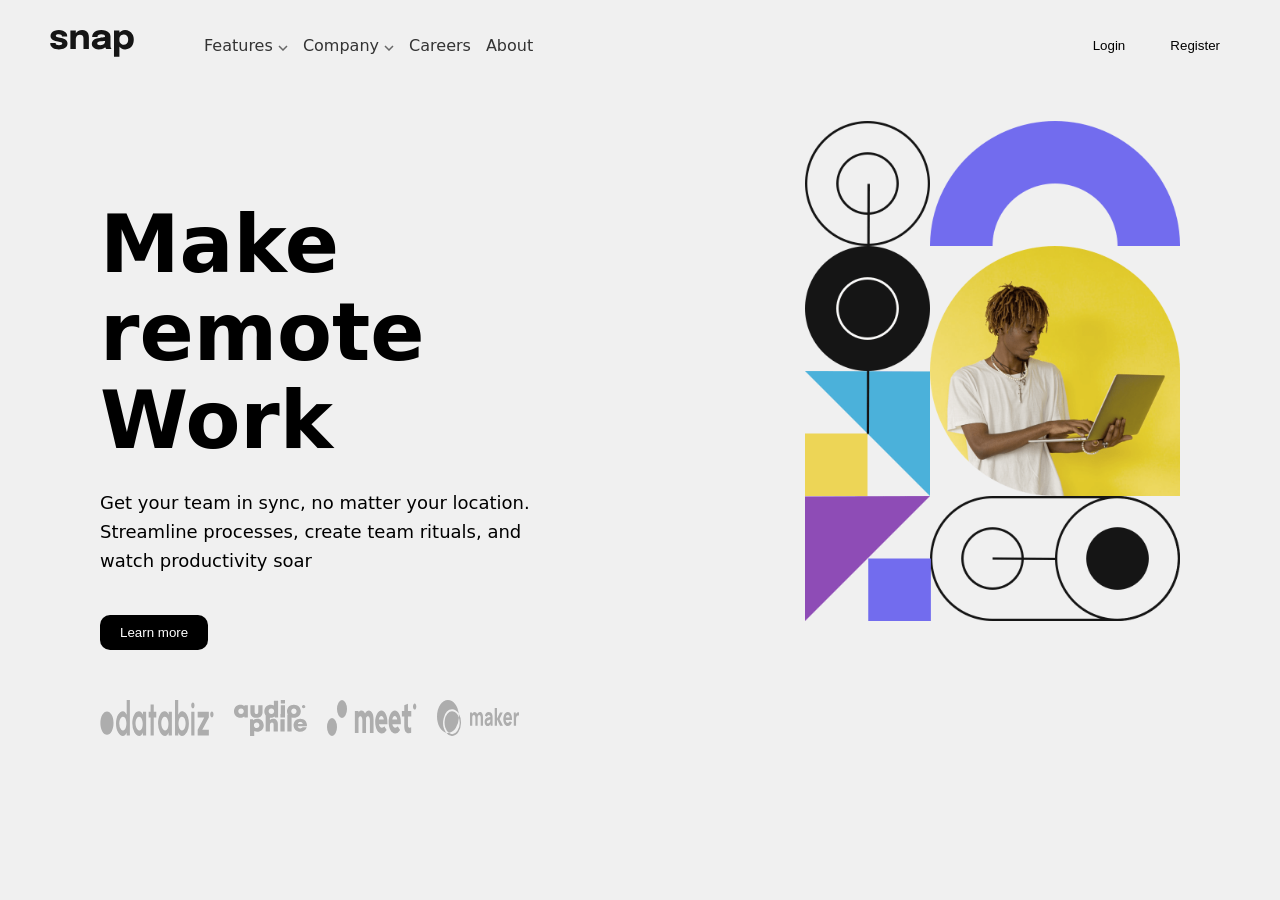
<file: index.html>
<!DOCTYPE html>
<html lang="en">
<head>
    <meta charset="UTF-8">
    <meta name="viewport" content="width=device-width, initial-scale=1.0">
    <title>Drop</title>
    <link rel="stylesheet" href="./mean.css">
    <link rel="stylesheet" href="./style.css">
</head>
<body>
       <main>
        <!--NAVBAR SECTION -->
        <section class="navbar">
          <div>
            <span><img src="./images/logo.svg" class="logo" placeholder="logo"></span>
          </div>

           <button class="menu-btn" id="menuBtn">☰</button>
            <nav class="rightNav">
               <section class="nav-links">

                <span>
                      <a href="" class="fea">Features</a>
                <img src="./images/icon-arrow-down.svg" alt="">
                </span>

               <span>
                <a href="">Company</a>
                 <img src="./images/icon-arrow-down.svg" alt="">
               </span>
          
                <a href="">Careers</a>
                <a href="">About</a>
              </section>

                <span class="leftNav">
                  <button class="btn">Login</button>
                 <button class="btn">Register</button>
                </span>

              </nav>
        </section> 
        <!--NAVBAR  SECTION-->

        <!--HERO SECTION  -->
        <div class="main">
            <!-- right section  -->
             
             <div class="rightMain">
                <h1>Make<br>remote Work</h1>
                <p class="note">Get your team in sync, no matter your location. Streamline processes, create team rituals, and watch productivity soar</p>
               <button class="bttn">Learn more</button>
                <div class="image">   

                 <img src="/images/client-databiz.svg" alt="Databiz Client">
                  <img src="/images/client-audiophile.svg" alt="Audiophile Client">
                   <img src="/images/client-meet.svg" alt="meet Client">
                    <img src="/images/client-maker.svg" alt="maker Client">

                </div>
             </div>
            <!-- right section  -->

            <!-- left section  -->
             <div class="heroimg">
               <img src="./images/image-hero-desktop.png" alt="Hero Image" class="heroImage"> 
             </div>
             <div class="zeroimg">
               <img src="./images/image-hero-mobile.png" alt="Hero Image" class="mobileImage"> 
             </div>
            <!-- left section  -->
        </div>
        <!--HERO SECTION  -->

       </main>
       <script src="./script.js"></script> 
</body>
</html>
</file>
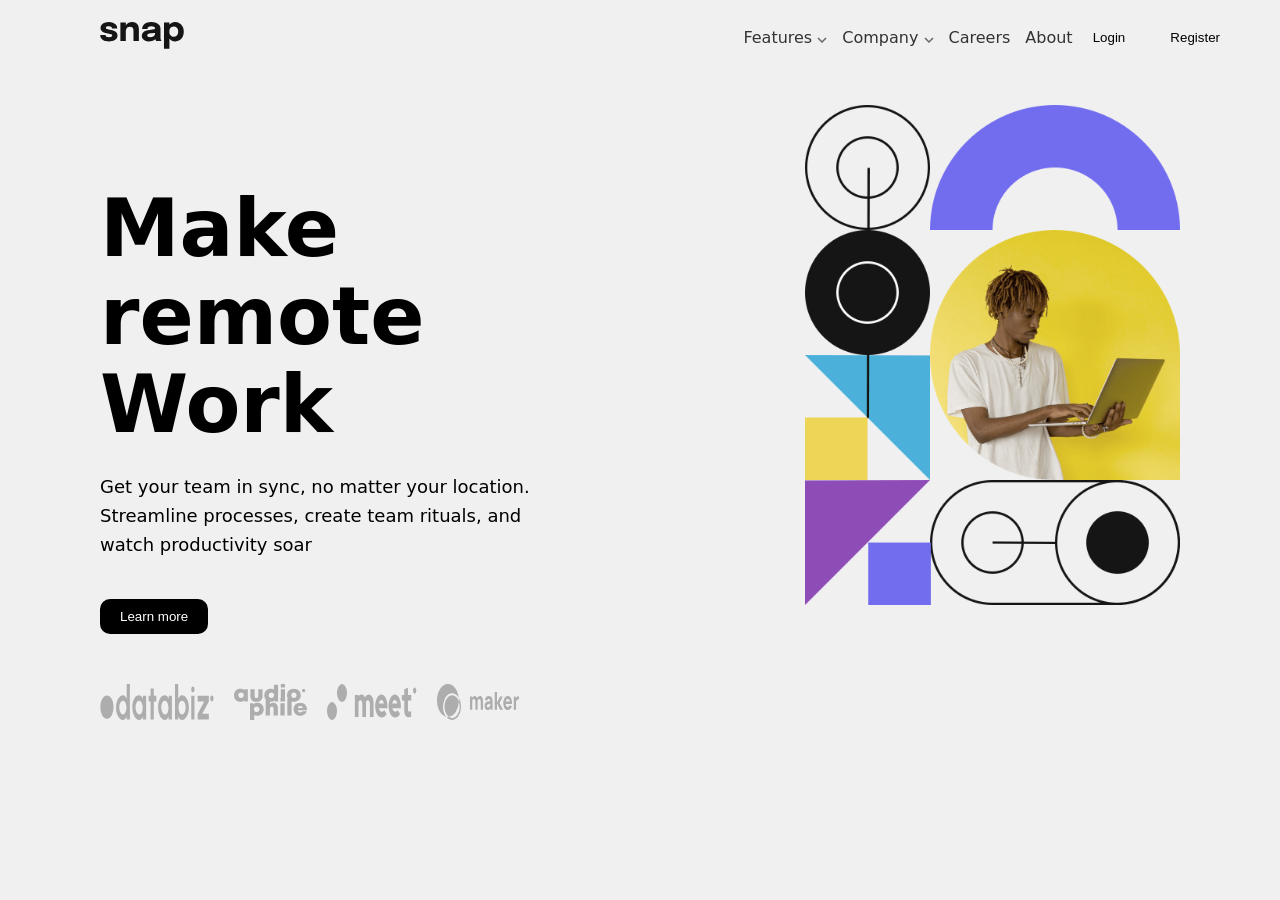
<file: mean.html>
<!DOCTYPE html>
<html lang="en">
<head>
    <meta charset="UTF-8">
    <meta name="viewport" content="width=device-width, initial-scale=1.0">
    <title>Drop</title>
    <link rel="stylesheet" href="./mean.css">
</head>
<body>
       <main>
        <!--NAVBAR SECTION -->
        <section class="navbar">
            <nav class="rightNav">

               <span><img src="./images/logo.svg" alt="" placeholder="logo"></span>

               <section class="nav-links">

                <span>
                      <a href="" class="fea">Features</a>
                <img src="./images/icon-arrow-down.svg" alt="">
                </span>

              <span>
              <a href="">Company</a>
                <img src="./images/icon-arrow-down.svg" alt="">
              </span>
          
                <a href="">Careers</a>
                <a href="">About</a>
               </section>

            </nav>


            <nav class="leftNav">
                <button class="btn">Login</button>
                <button class="btn">Register</button>
            </nav>
        </section>
        <!--NAVBAR  SECTION-->

        <!--HERO SECTION  -->
        <div class="main">
            <!-- right section  -->
             
             <div class="rightMain">
                <h1>Make<br>remote Work</h1>
                <p class="note">Get your team in sync, no matter your location. Streamline processes, create team rituals, and watch productivity soar</p>
               <button class="bttn">Learn more</button>
                <div class="image">   

                 <img src="/images/client-databiz.svg" alt="Databiz Client">
                  <img src="/images/client-audiophile.svg" alt="Audiophile Client">
                   <img src="/images/client-meet.svg" alt="meet Client">
                    <img src="/images/client-maker.svg" alt="maker Client">

                </div>
             </div>
            <!-- right section  -->

            <!-- left section  -->
             <div class="heroimg">
               <img src="./images/image-hero-desktop.png" alt="Hero Image" class="heroImage"> 
             </div>
            <!-- left section  -->
        </div>
        <!--HERO SECTION  -->

       </main> 
</body>
</html>
</file>
<file: mean.css>
*{
    margin: 0;
    padding: 0;
    box-sizing: border-box;
}
.logo{
     padding: 10px;
}

body{
    min-height: 100vh;
    font-family: Inter, system-ui, sans-serif;
    background-color: #f0f0f0;
}

.btn{
    padding: 10px 20px;
    background-color: transparent;
    border: none;
    cursor: pointer;
}

.btn:hover{
    border: solid 1px #000;
    border-radius: 15px;
}

a{
    text-decoration: none;
    color: #333;
}
p{
    font-size: 24px;
    line-height: 1.6;

}

.navbar {
    
    display: flex;
    align-items: center;
    padding: 20px 40px;
    position: relative;
}



.rightNav {
display: flex;
    flex-direction: row;
    align-items: center;
    flex-grow: 1; /* This makes the nav take up all remaining space */
    justify-content: space-between; /* This pushes nav-links left and leftNav right */
    margin-left: 60px; /* This creates the specific gap between logo and links */
}

.nav-links {
    display: flex;
    gap: 15px;
    align-content: flex-start;
}

.main{
margin-top: 30px;
margin-left: 100px;
margin-right: 100px;
display: flex;
justify-content: space-between;
gap: 10px;
}



h1{
    font-size: 80px;
    font-weight: 700;
    line-height: 1.1;
     margin-bottom: 24px;
     margin-top: 60px;
}
.note{
    font-size: 18px;
    max-width: 480px;
    margin-bottom: 40px;
}
.bttn{
    padding: 10px 20px;
    background-color: #000000;
    color: #fff;
    border: none;
    cursor: pointer;
    border-radius: 10px;
    margin-bottom: 50px;
}
.bttn:hover{
    background-color: white;
    color: black;
    border: 2px solid #000;
}
.image{
    display: flex;
    gap: 20px;
    height: auto;
}
.heroimg{
    object-fit: contain;
    max-width: 540px;
    /* width: 100vh; */
    /* height: 100vh; */
    margin-left: 100px;
}

.heroImage{
    width: 100%;
    height: 500px;
}

.rightMain{
    margin-top: 20px;
    max-width: 520px;
}

.menu-btn{
    display: none;
}
.mobileImage{
    display: none;
}
.zeroimg{
    display: none;
}
</file>
<file: style.css>
@media screen and (max-width: 860px) {
    .navbar {
        padding: 16px 20px;
        justify-content: space-between;
    }

    .logo {
        padding: 0;
    }

    .rightNav {
        position: fixed;
        top: 0;
        right: -100%;
        width: 70%;
        max-width: 300px;
        height: 100%;
        background: #fff;
        z-index: 999;
        padding: 80px 24px;
        display: flex;
        flex-direction: column;
        gap: 30px;
        transition: right 0.3s ease;
        box-shadow: -2px 0 16px rgba(0, 0, 0, 0.1);
        overflow-y: auto;
    }

    .rightNav.active {
        right: 0;
    }

    .menu-btn {
        display: block;
        background: none;
        border: none;
        font-size: 28px;
        cursor: pointer;
        z-index: 1001;
        color: #000;
        padding: 8px;
        transition: opacity 0.3s ease;
    }

    .menu-btn:active {
        opacity: 0.6;
    }

    .nav-links {
        flex-direction: column;
        width: 100%;
        gap: 20px;
    }

    .nav-links a {
        font-size: 15px;
        align-content: flex-start;
    }

    .leftNav {
        margin-left: 0;
        margin-top: 20px;
        flex-direction: column;
        gap: 10px;
    }

    .btn {
        width: 100%;
        text-align: center;
    }

    .main {
        flex-direction: column-reverse;
        margin-left: 20px;
        margin-right: 20px;
        margin-top: 30px;
        margin-bottom: 40px;
        text-align: center;
        gap: 30px;
    }

    h1 {
        font-size: 48px;
        margin-bottom: 20px;
    }

    .note {
        font-size: 15px;
        margin-bottom: 30px;
    }

    .heroimg {
        display: none !important;
    }

    .rightMain {
        max-width: 100%;
    }

    .image {
        flex-wrap: wrap;
        justify-content: center;
        gap: 20px;
        margin-top: 40px;
    }

    .image img {
        width: auto;
    }

    .zeroimg {
        display: block;
        width: 100%;
    }

    .mobileImage {
        display: block;
        width: 100%;
        max-width: 100%;
        height: auto;
        border-radius: 8px;
    }
}
</file>
